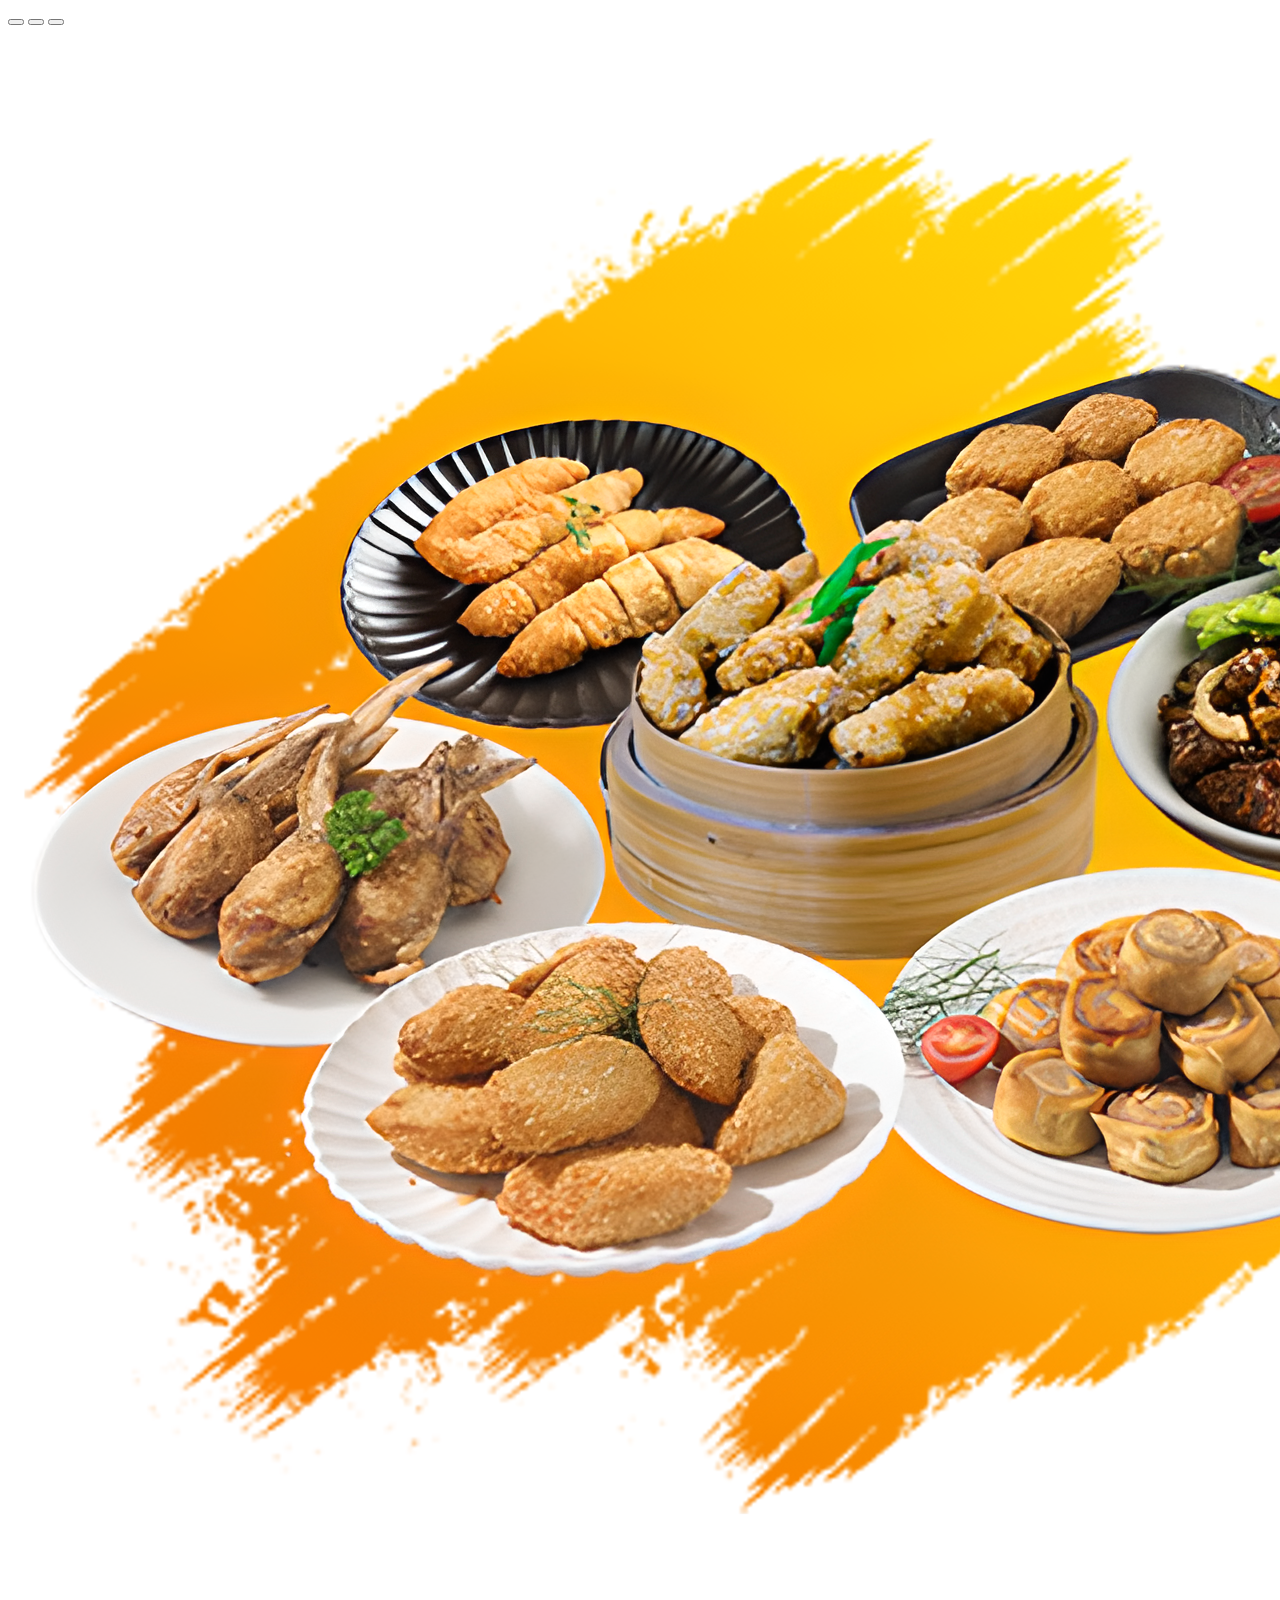
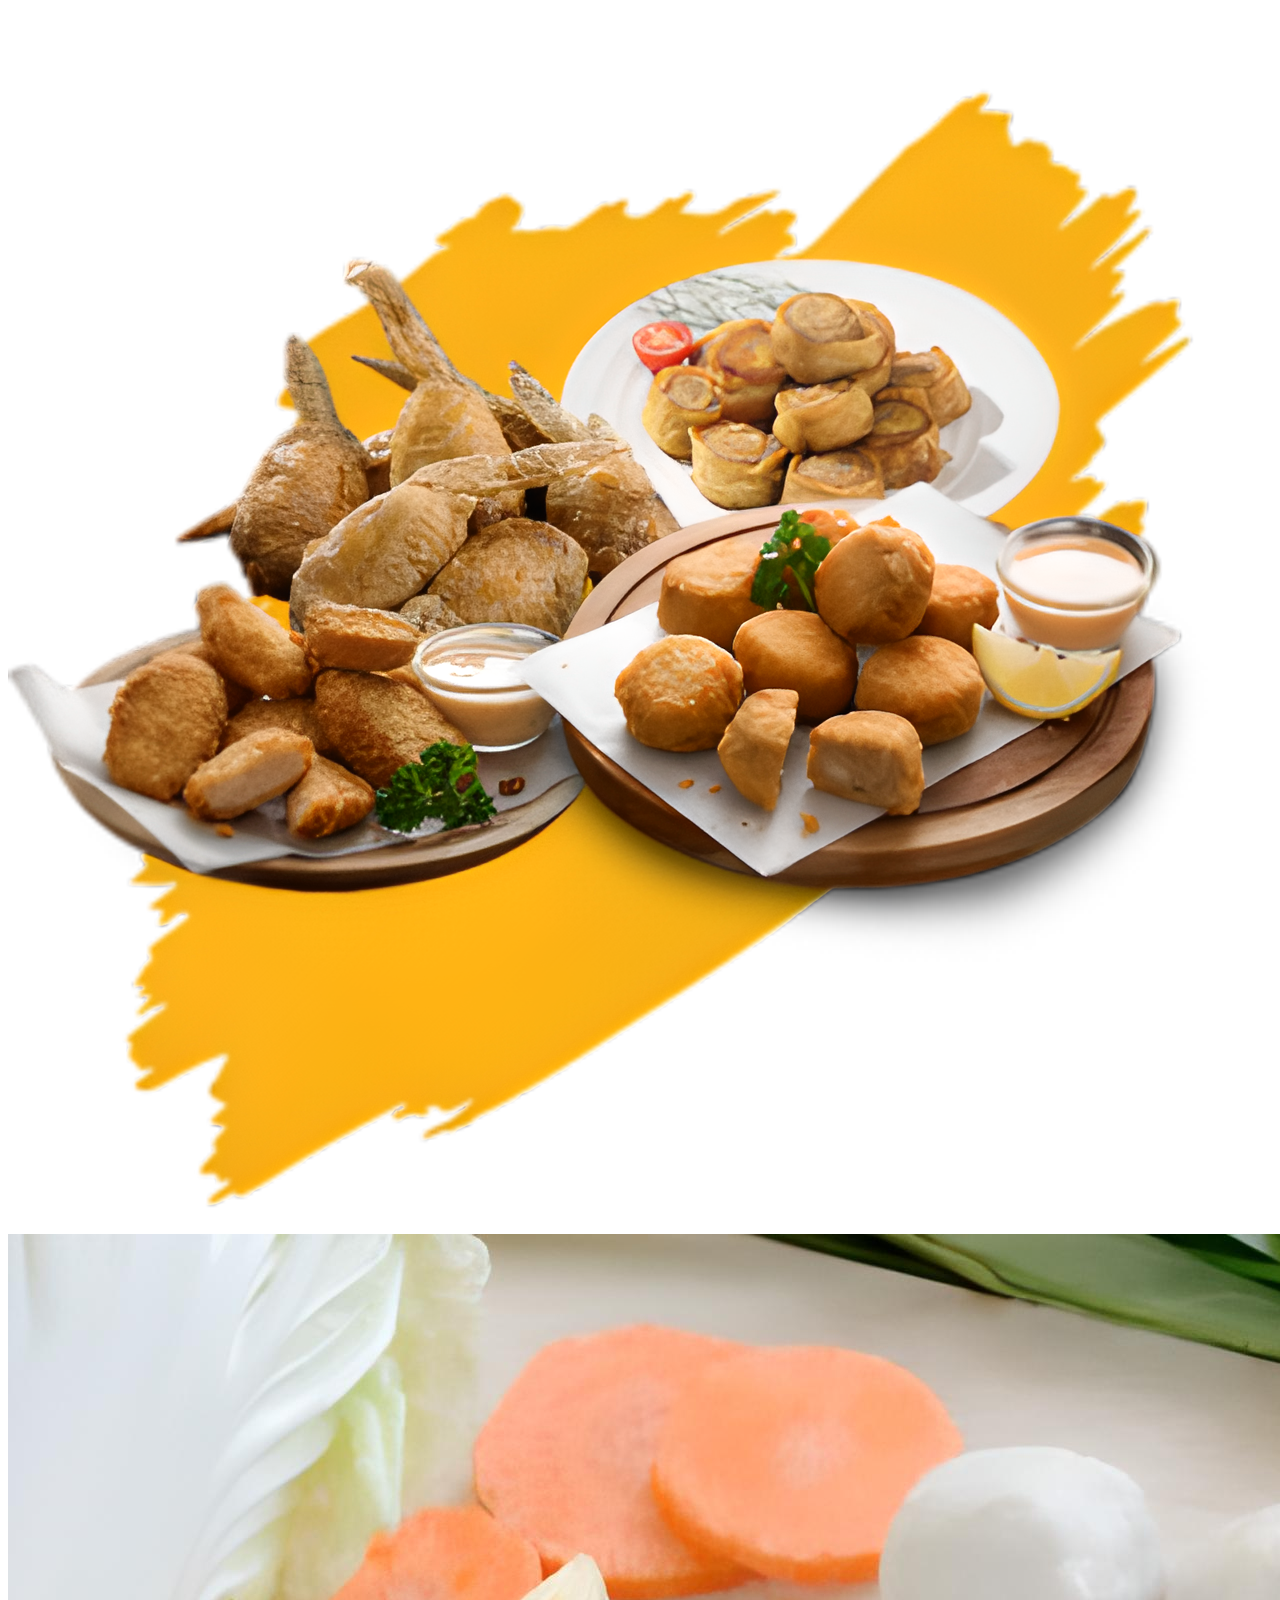
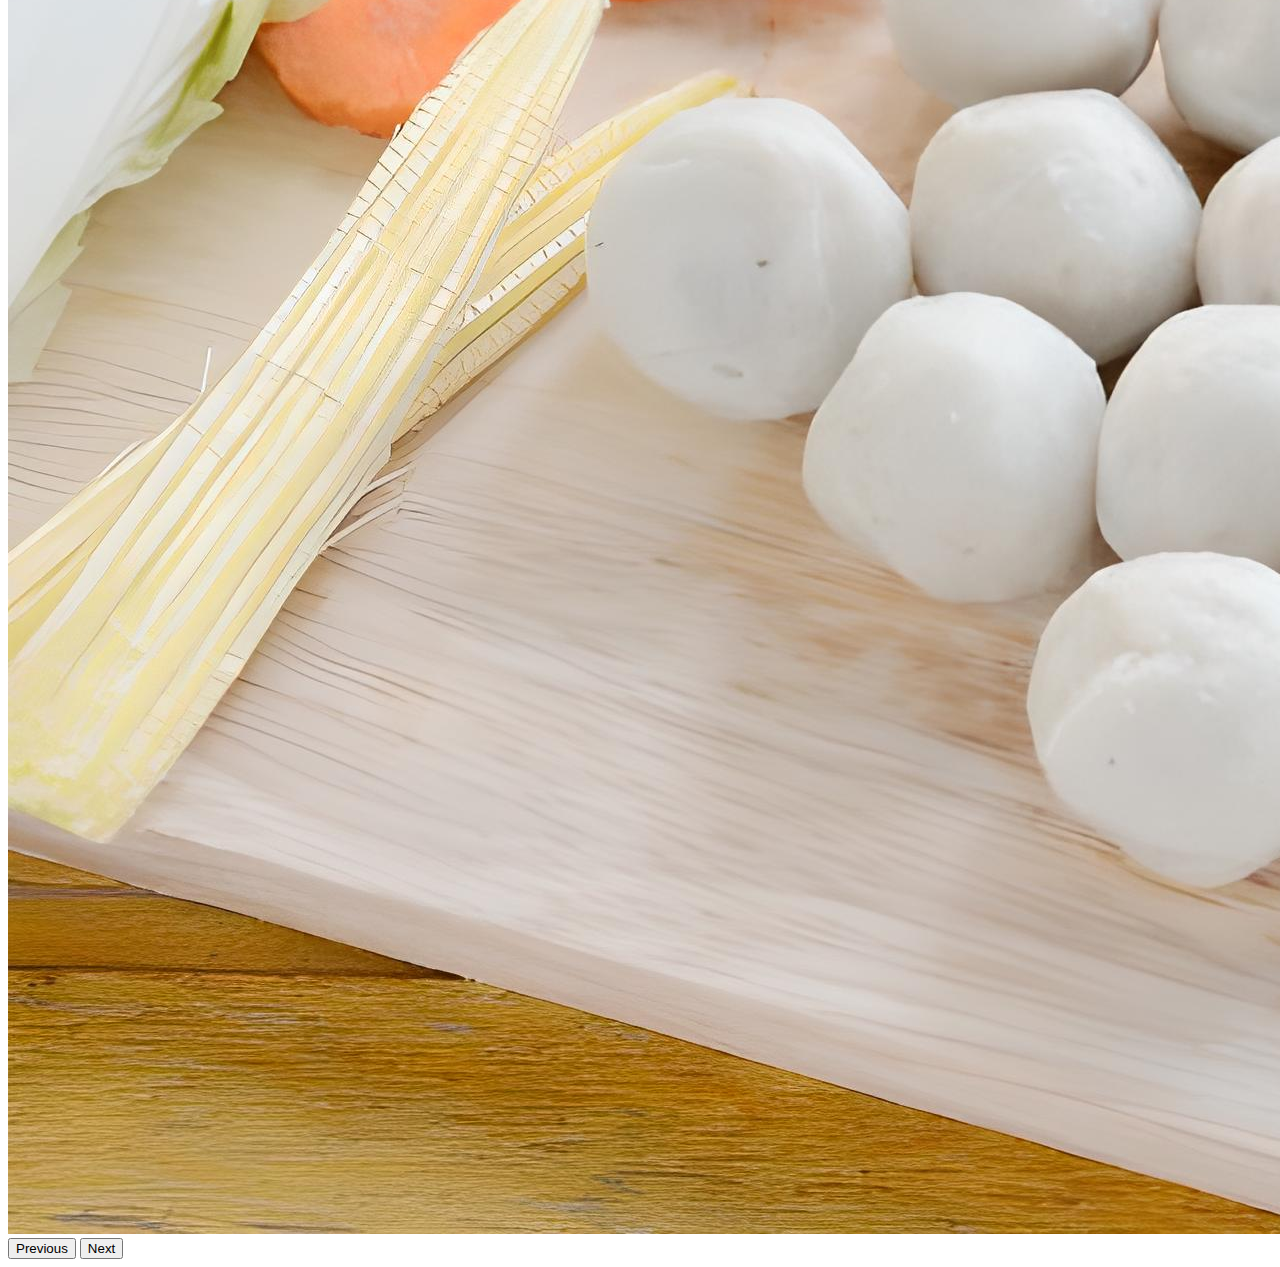
<file: website/gg.html>
<!doctype html>
<html lang="en">
  <head>
    <meta charset="utf-8">
    <meta name="viewport" content="width=device-width, initial-scale=1">
    <title>Bootstrap demo</title>
    <link href="https://cdn.jsdelivr.net/npm/bootstrap@5.2.2/dist/css/bootstrap.min.css" rel="stylesheet" integrity="sha384-Zenh87qX5JnK2Jl0vWa8Ck2rdkQ2Bzep5IDxbcnCeuOxjzrPF/et3URy9Bv1WTRi" crossorigin="anonymous">
  </head>
  <body>

    <div id="carouselExampleIndicators" class="carousel slide" data-bs-ride="true">
        <div class="carousel-indicators">
          <button type="button" data-bs-target="#carouselExampleIndicators" data-bs-slide-to="0" class="active" aria-current="true" aria-label="Slide 1"></button>
          <button type="button" data-bs-target="#carouselExampleIndicators" data-bs-slide-to="1" aria-label="Slide 2"></button>
          <button type="button" data-bs-target="#carouselExampleIndicators" data-bs-slide-to="2" aria-label="Slide 3"></button>
        </div>
        <div class="carousel-inner">
          <div class="carousel-item active">
            <img src="./assets/zyro-image (10).png" class="d-block w-100" alt="...">
          </div>
          <div class="carousel-item">
            <img src="./assets/zyro-image (12).png" class="d-block w-100" alt="...">
          </div>
          <div class="carousel-item">
            <img src="./assets/zyro-image (8).png" class="d-block w-100" alt="...">
          </div>
        </div>
        <button class="carousel-control-prev" type="button" data-bs-target="#carouselExampleIndicators" data-bs-slide="prev">
          <span class="carousel-control-prev-icon" aria-hidden="true"></span>
          <span class="visually-hidden">Previous</span>
        </button>
        <button class="carousel-control-next" type="button" data-bs-target="#carouselExampleIndicators" data-bs-slide="next">
          <span class="carousel-control-next-icon" aria-hidden="true"></span>
          <span class="visually-hidden">Next</span>
        </button>
      </div>
    <script src="https://cdn.jsdelivr.net/npm/bootstrap@5.2.2/dist/js/bootstrap.bundle.min.js" integrity="sha384-OERcA2EqjJCMA+/3y+gxIOqMEjwtxJY7qPCqsdltbNJuaOe923+mo//f6V8Qbsw3" crossorigin="anonymous"></script>
  </body>
</html>
</file>
